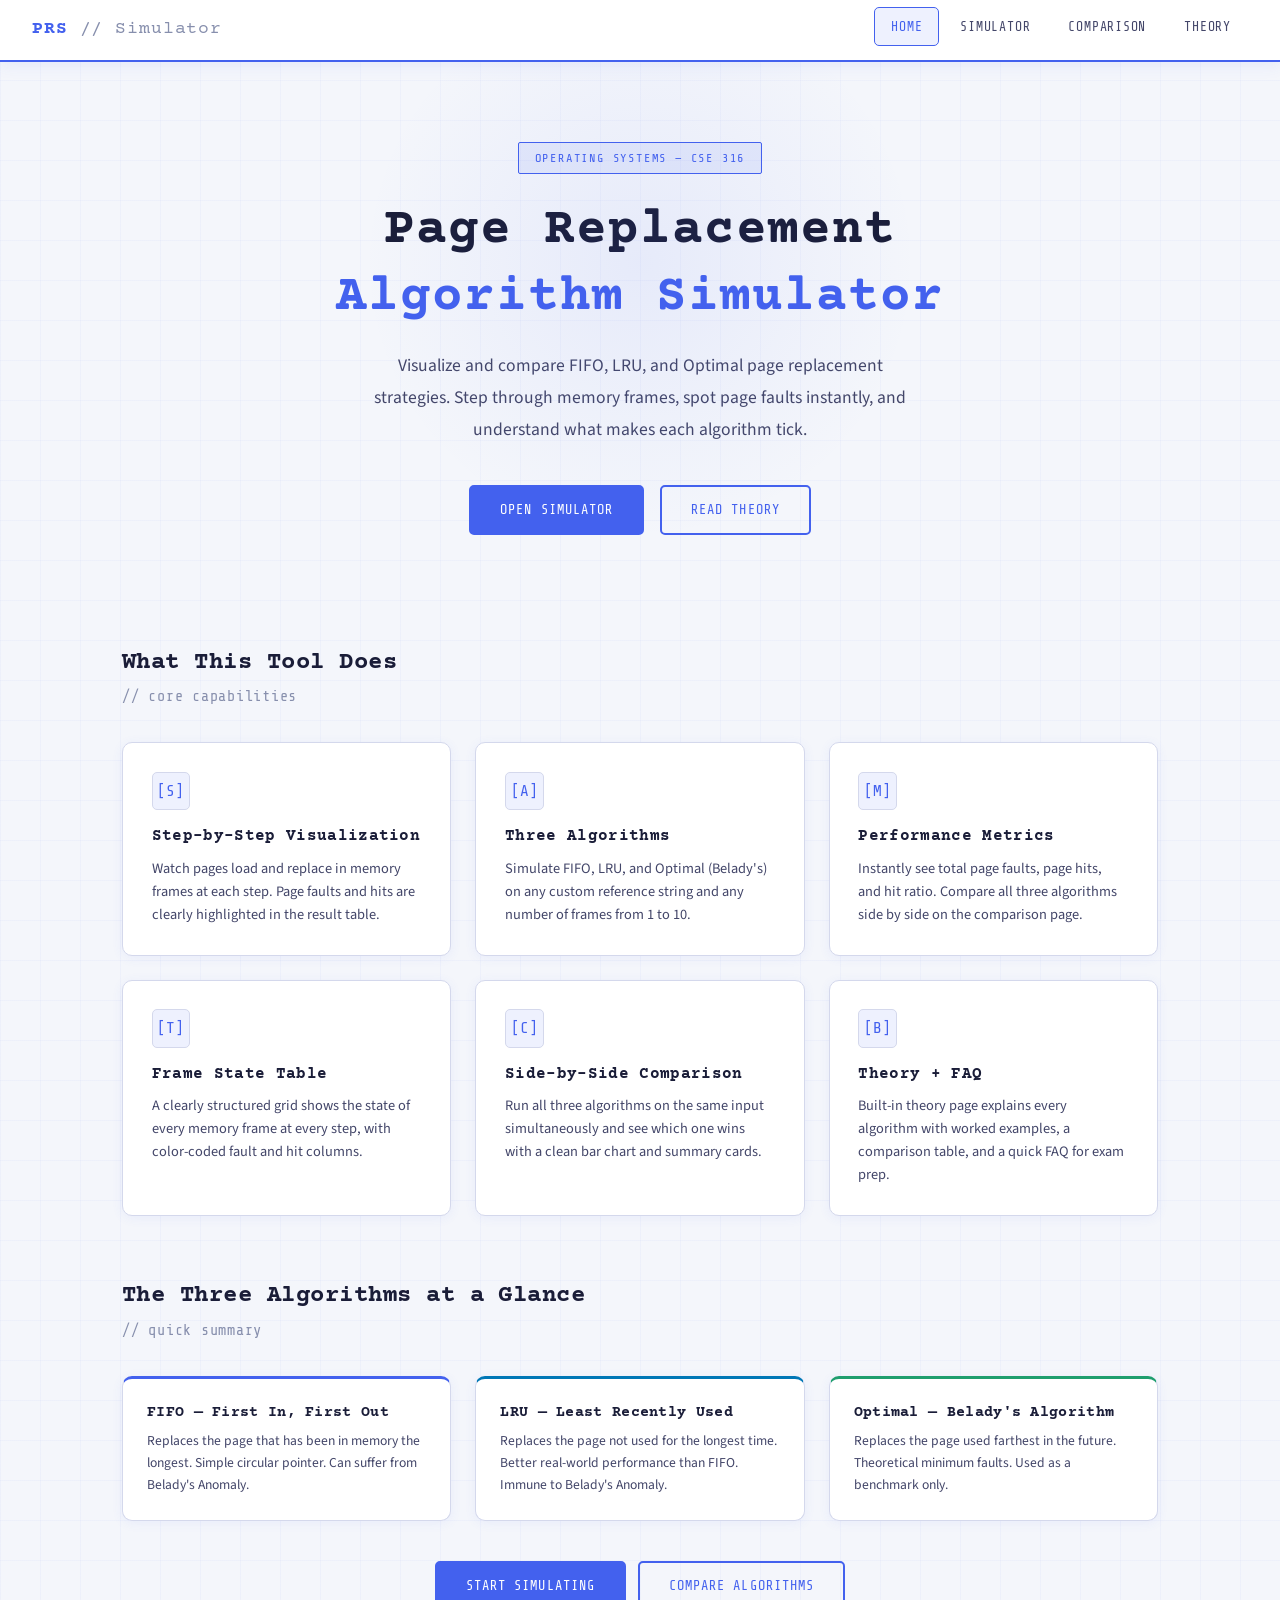
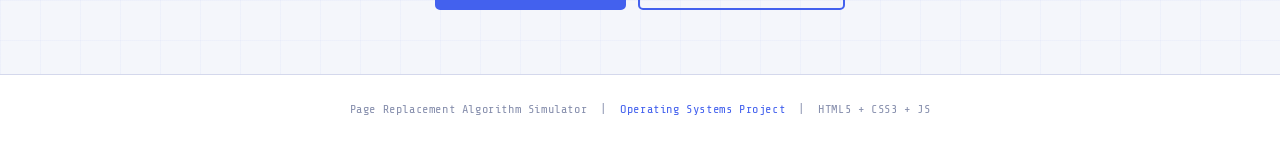
<file: index.html>
<!DOCTYPE html>
<html lang="en">
<head>
  <meta charset="UTF-8" />
  <meta name="viewport" content="width=device-width, initial-scale=1.0" />
  <title>Page Replacement Simulator | Home</title>
  <link rel="stylesheet" href="styles.css" />
</head>
<body>

  
  <header>
    <nav class="navbar">
      <div class="nav-brand">PRS <span>// Simulator</span></div>
      <button class="nav-toggle" id="nav-toggle" aria-label="Toggle navigation">
        <span></span><span></span><span></span>
      </button>
      <ul class="nav-links" id="nav-menu">
        <li><a href="index.html" class="active">Home</a></li>
        <li><a href="simulator.html">Simulator</a></li>
        <li><a href="comparison.html">Comparison</a></li>
        <li><a href="theory.html">Theory</a></li>
      </ul>
    </nav>
  </header>

  <main>

    
    <section class="hero">
      <div class="hero-tag">Operating Systems &mdash; CSE 316</div>
      <h1>Page Replacement<br><span class="highlight">Algorithm Simulator</span></h1>
      <p class="hero-desc">
        Visualize and compare FIFO, LRU, and Optimal page replacement strategies.
        Step through memory frames, spot page faults instantly, and understand
        what makes each algorithm tick.
      </p>
      <div class="hero-actions">
        <a href="simulator.html" class="btn btn-primary">Open Simulator</a>
        <a href="theory.html"    class="btn btn-secondary">Read Theory</a>
      </div>
    </section>

    
    <section class="features-section">
      <h2 class="section-title">What This Tool Does</h2>
      <p class="section-subtitle">// core capabilities</p>

      <div class="features-grid">
        <div class="feature-card">
          <div class="feature-icon">[S]</div>
          <h3>Step-by-Step Visualization</h3>
          <p>Watch pages load and replace in memory frames at each step. Page faults and hits are clearly highlighted in the result table.</p>
        </div>
        <div class="feature-card">
          <div class="feature-icon">[A]</div>
          <h3>Three Algorithms</h3>
          <p>Simulate FIFO, LRU, and Optimal (Belady's) on any custom reference string and any number of frames from 1 to 10.</p>
        </div>
        <div class="feature-card">
          <div class="feature-icon">[M]</div>
          <h3>Performance Metrics</h3>
          <p>Instantly see total page faults, page hits, and hit ratio. Compare all three algorithms side by side on the comparison page.</p>
        </div>
        <div class="feature-card">
          <div class="feature-icon">[T]</div>
          <h3>Frame State Table</h3>
          <p>A clearly structured grid shows the state of every memory frame at every step, with color-coded fault and hit columns.</p>
        </div>
        <div class="feature-card">
          <div class="feature-icon">[C]</div>
          <h3>Side-by-Side Comparison</h3>
          <p>Run all three algorithms on the same input simultaneously and see which one wins with a clean bar chart and summary cards.</p>
        </div>
        <div class="feature-card">
          <div class="feature-icon">[B]</div>
          <h3>Theory + FAQ</h3>
          <p>Built-in theory page explains every algorithm with worked examples, a comparison table, and a quick FAQ for exam prep.</p>
        </div>
      </div>
    </section>

    
    <section class="features-section" style="padding-top:0;">
      <h2 class="section-title">The Three Algorithms at a Glance</h2>
      <p class="section-subtitle">// quick summary</p>

      <div class="algo-grid">
        <div class="algo-card fifo">
          <h3>FIFO &mdash; First In, First Out</h3>
          <p>Replaces the page that has been in memory the longest. Simple circular pointer. Can suffer from Belady's Anomaly.</p>
        </div>
        <div class="algo-card lru">
          <h3>LRU &mdash; Least Recently Used</h3>
          <p>Replaces the page not used for the longest time. Better real-world performance than FIFO. Immune to Belady's Anomaly.</p>
        </div>
        <div class="algo-card opt">
          <h3>Optimal &mdash; Belady's Algorithm</h3>
          <p>Replaces the page used farthest in the future. Theoretical minimum faults. Used as a benchmark only.</p>
        </div>
      </div>

      <div style="text-align:center; margin-top:2.5rem;">
        <a href="simulator.html" class="btn btn-primary">Start Simulating</a>
        &nbsp;&nbsp;
        <a href="comparison.html" class="btn btn-secondary">Compare Algorithms</a>
      </div>
    </section>

  </main>

  <footer>
    <p>Page Replacement Algorithm Simulator &nbsp;|&nbsp; <span>Operating Systems Project</span> &nbsp;|&nbsp; HTML5 + CSS3 + JS</p>
  </footer>

  <script src="algorithms.js"></script>
  <script src="script.js"></script>
</body>
</html>
</file>
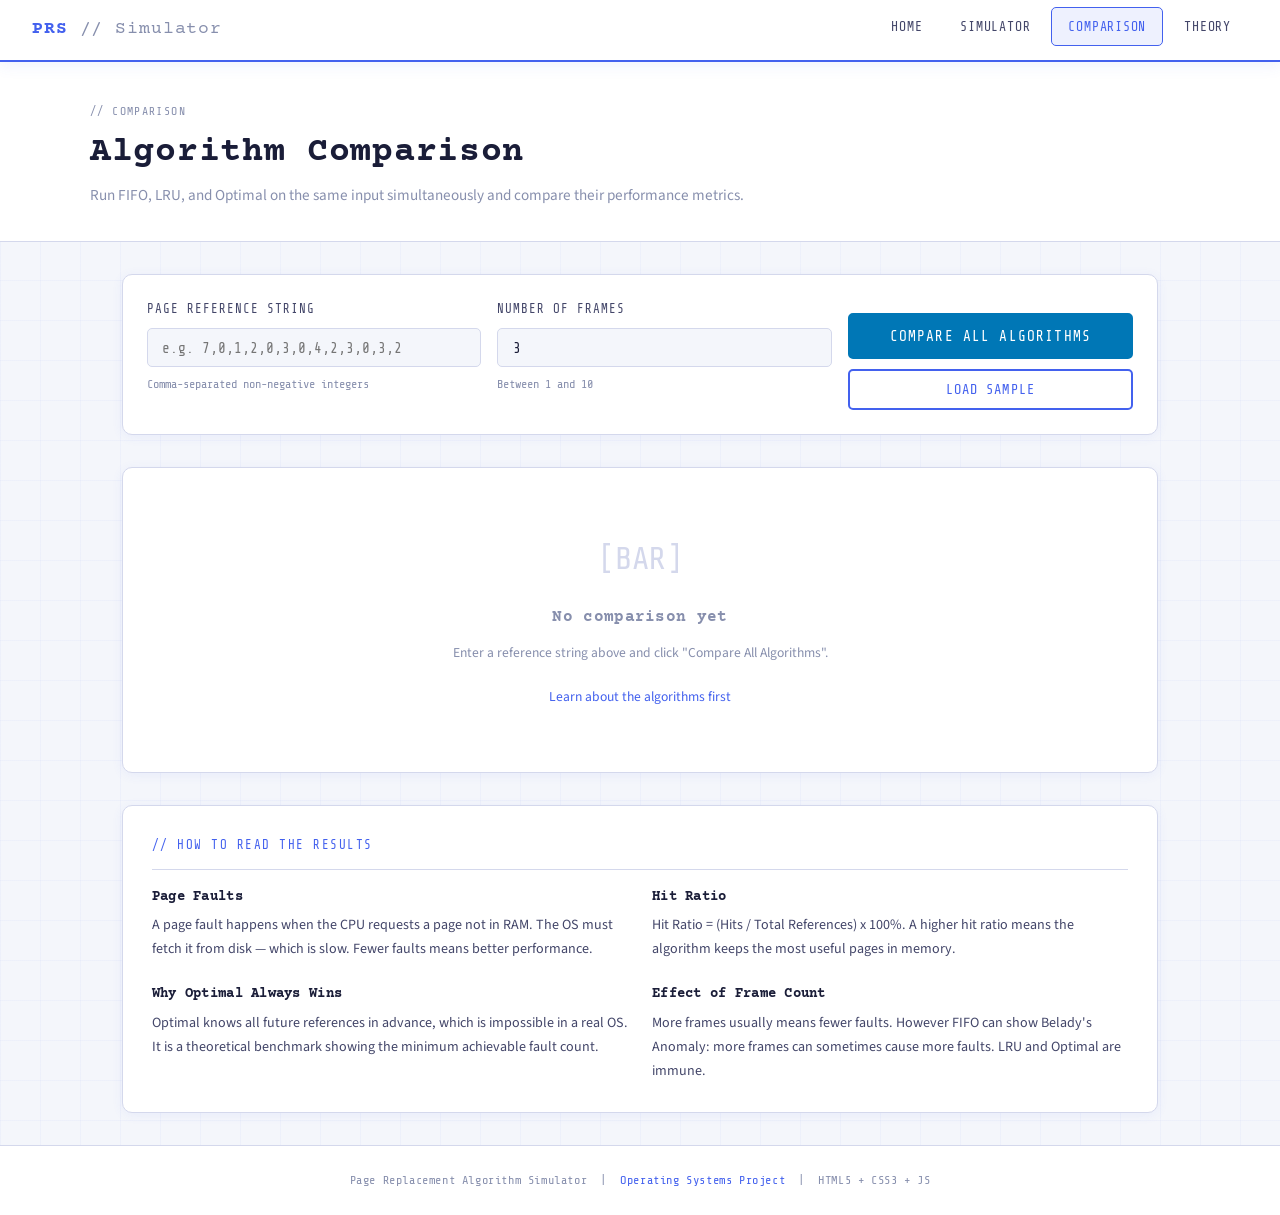
<file: comparison.html>
<!DOCTYPE html>
<html lang="en">
<head>
  <meta charset="UTF-8" />
  <meta name="viewport" content="width=device-width, initial-scale=1.0" />
  <title>Page Replacement Simulator | Comparison</title>
  <link rel="stylesheet" href="styles.css" />
</head>
<body>

  
  <header>
    <nav class="navbar">
      <div class="nav-brand">PRS <span>// Simulator</span></div>
      <button class="nav-toggle" id="nav-toggle" aria-label="Toggle navigation">
        <span></span><span></span><span></span>
      </button>
      <ul class="nav-links" id="nav-menu">
        <li><a href="index.html">Home</a></li>
        <li><a href="simulator.html">Simulator</a></li>
        <li><a href="comparison.html" class="active">Comparison</a></li>
        <li><a href="theory.html">Theory</a></li>
      </ul>
    </nav>
  </header>

  <main>

    <div class="page-header">
      <div class="page-header-inner">
        <span class="page-tag">// comparison</span>
        <h1>Algorithm Comparison</h1>
        <p>Run FIFO, LRU, and Optimal on the same input simultaneously and compare their performance metrics.</p>
      </div>
    </div>

    <section class="comparison-layout">

      
      <div class="compare-input-row">
        <div class="form-group" style="margin:0;">
          <label for="compare-pages">Page Reference String</label>
          <input type="text" id="compare-pages" placeholder="e.g. 7,0,1,2,0,3,0,4,2,3,0,3,2" autocomplete="off" />
          <p class="form-hint">Comma-separated non-negative integers</p>
        </div>
        <div class="form-group" style="margin:0;">
          <label for="compare-frames">Number of Frames</label>
          <input type="number" id="compare-frames" min="1" max="10" value="3" />
          <p class="form-hint">Between 1 and 10</p>
        </div>
        <div style="display:flex;flex-direction:column;gap:0.6rem;align-self:end;">
          <button class="btn btn-compare" id="compare-btn">Compare All Algorithms</button>
          <button class="btn btn-secondary" id="sample-btn-compare" style="width:100%;justify-content:center;">Load Sample</button>
        </div>
      </div>

      
      <div id="compare-output">
        <div class="table-container">
          <div class="empty-state">
            <div class="empty-state-icon">[BAR]</div>
            <h3>No comparison yet</h3>
            <p>Enter a reference string above and click "Compare All Algorithms".</p>
            <p style="margin-top:0.5rem;"><a href="theory.html">Learn about the algorithms first</a></p>
          </div>
        </div>
      </div>

      
      <div style="background-color:var(--bg-card);border:1px solid var(--border);border-radius:var(--radius-lg);padding:1.8rem;margin-top:2rem;box-shadow:var(--shadow);">
        <p class="panel-title" style="margin-bottom:1.2rem;">// How to Read the Results</p>
        <div style="display:grid;grid-template-columns:1fr 1fr;gap:1.5rem;">
          <div>
            <h3 style="font-size:0.85rem;color:var(--text-primary);font-family:var(--font-display);margin-bottom:0.5rem;">Page Faults</h3>
            <p style="font-size:0.88rem;margin:0;">A page fault happens when the CPU requests a page not in RAM. The OS must fetch it from disk &mdash; which is slow. Fewer faults means better performance.</p>
          </div>
          <div>
            <h3 style="font-size:0.85rem;color:var(--text-primary);font-family:var(--font-display);margin-bottom:0.5rem;">Hit Ratio</h3>
            <p style="font-size:0.88rem;margin:0;">Hit Ratio = (Hits / Total References) x 100%. A higher hit ratio means the algorithm keeps the most useful pages in memory.</p>
          </div>
          <div>
            <h3 style="font-size:0.85rem;color:var(--text-primary);font-family:var(--font-display);margin-bottom:0.5rem;">Why Optimal Always Wins</h3>
            <p style="font-size:0.88rem;margin:0;">Optimal knows all future references in advance, which is impossible in a real OS. It is a theoretical benchmark showing the minimum achievable fault count.</p>
          </div>
          <div>
            <h3 style="font-size:0.85rem;color:var(--text-primary);font-family:var(--font-display);margin-bottom:0.5rem;">Effect of Frame Count</h3>
            <p style="font-size:0.88rem;margin:0;">More frames usually means fewer faults. However FIFO can show Belady's Anomaly: more frames can sometimes cause more faults. LRU and Optimal are immune.</p>
          </div>
        </div>
      </div>

    </section>

  </main>

  <footer>
    <p>Page Replacement Algorithm Simulator &nbsp;|&nbsp; <span>Operating Systems Project</span> &nbsp;|&nbsp; HTML5 + CSS3 + JS</p>
  </footer>

  <script src="algorithms.js"></script>
  <script src="script.js"></script>
</body>
</html>
</file>
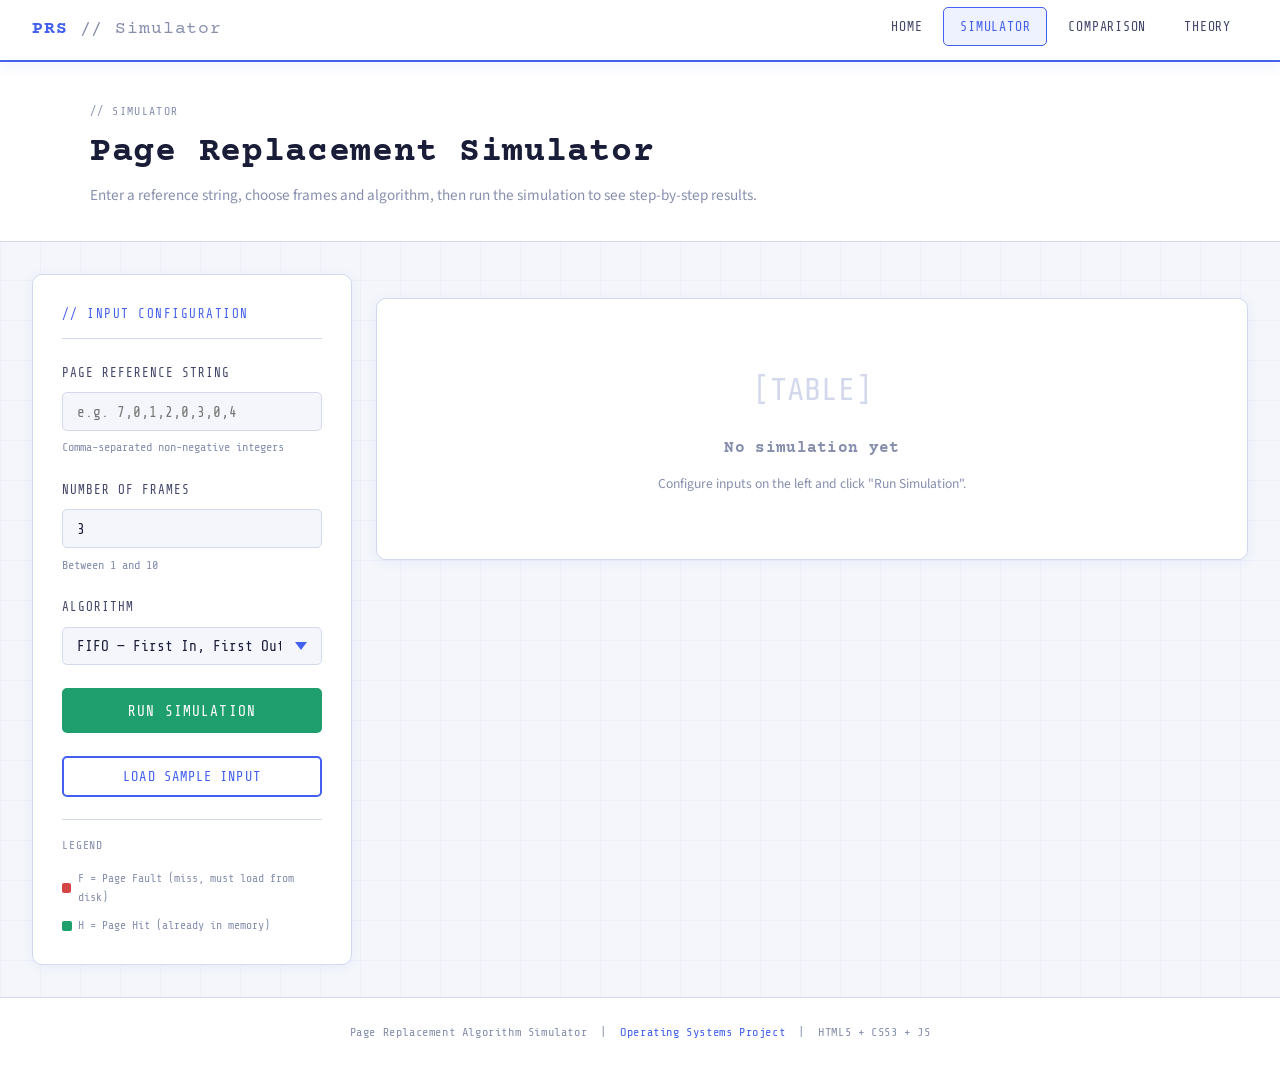
<file: simulator.html>
<!DOCTYPE html>
<html lang="en">
<head>
  <meta charset="UTF-8" />
  <meta name="viewport" content="width=device-width, initial-scale=1.0" />
  <title>Page Replacement Simulator | Simulator</title>
  <link rel="stylesheet" href="styles.css" />
</head>
<body>

  
  <header>
    <nav class="navbar">
      <div class="nav-brand">PRS <span>// Simulator</span></div>
      <button class="nav-toggle" id="nav-toggle" aria-label="Toggle navigation">
        <span></span><span></span><span></span>
      </button>
      <ul class="nav-links" id="nav-menu">
        <li><a href="index.html">Home</a></li>
        <li><a href="simulator.html" class="active">Simulator</a></li>
        <li><a href="comparison.html">Comparison</a></li>
        <li><a href="theory.html">Theory</a></li>
      </ul>
    </nav>
  </header>

  <main>

    
    <div class="page-header">
      <div class="page-header-inner">
        <span class="page-tag">// simulator</span>
        <h1>Page Replacement Simulator</h1>
        <p>Enter a reference string, choose frames and algorithm, then run the simulation to see step-by-step results.</p>
      </div>
    </div>

    
    <section class="simulator-layout">

      
      <aside class="input-panel">
        <p class="panel-title">// Input Configuration</p>

        <div class="form-group">
          <label for="page-string">Page Reference String</label>
          <input type="text" id="page-string" placeholder="e.g. 7,0,1,2,0,3,0,4" autocomplete="off" />
          <p class="form-hint">Comma-separated non-negative integers</p>
        </div>

        <div class="form-group">
          <label for="num-frames">Number of Frames</label>
          <input type="number" id="num-frames" min="1" max="10" value="3" />
          <p class="form-hint">Between 1 and 10</p>
        </div>

        <div class="form-group">
          <label for="algorithm">Algorithm</label>
          <select id="algorithm">
            <option value="fifo">FIFO &mdash; First In, First Out</option>
            <option value="lru">LRU &mdash; Least Recently Used</option>
            <option value="optimal">Optimal (Belady's)</option>
          </select>
        </div>

        <div class="form-group">
          <button class="btn btn-run" id="run-btn">Run Simulation</button>
        </div>
        <div class="form-group">
          <button class="btn btn-secondary" id="sample-btn" style="width:100%;justify-content:center;">
            Load Sample Input
          </button>
        </div>

        
        <div style="margin-top:1rem;padding-top:1rem;border-top:1px solid var(--border);">
          <p style="font-family:var(--font-mono);font-size:0.72rem;color:var(--text-muted);text-transform:uppercase;letter-spacing:0.08em;margin-bottom:0.8rem;">Legend</p>
          <div class="legend" style="flex-direction:column;align-items:flex-start;gap:0.5rem;">
            <div class="legend-item"><div class="legend-dot fault"></div><span>F = Page Fault (miss, must load from disk)</span></div>
            <div class="legend-item"><div class="legend-dot hit"></div><span>H = Page Hit (already in memory)</span></div>
          </div>
        </div>
      </aside>

      
      <div class="results-panel">

        
        <div id="output-area"></div>

        
        <div id="results-section" class="hidden">
          <div class="metrics-row">
            <div class="metric-card fault">
              <span class="metric-label">Page Faults</span>
              <div class="metric-value" id="metric-faults">--</div>
            </div>
            <div class="metric-card hit">
              <span class="metric-label">Hit Ratio</span>
              <div class="metric-value" id="metric-hits">--%</div>
            </div>
            <div class="metric-card algo">
              <span class="metric-label">Algorithm</span>
              <div class="metric-value" id="metric-algo">--</div>
            </div>
          </div>

          <div class="table-container">
            <div class="table-header-bar">
              <span>// Frame State at Each Step</span>
              <div class="legend">
                <div class="legend-item"><div class="legend-dot fault"></div><span>Fault</span></div>
                <div class="legend-item"><div class="legend-dot hit"></div><span>Hit</span></div>
              </div>
            </div>
            <div class="sim-table-scroll">
              
              <table id="sim-table"></table>
            </div>
          </div>
        </div>

        
        <div id="empty-state" class="table-container">
          <div class="empty-state">
            <div class="empty-state-icon">[TABLE]</div>
            <h3>No simulation yet</h3>
            <p>Configure inputs on the left and click "Run Simulation".</p>
          </div>
        </div>

      </div>
    </section>

  </main>

  <footer>
    <p>Page Replacement Algorithm Simulator &nbsp;|&nbsp; <span>Operating Systems Project</span> &nbsp;|&nbsp; HTML5 + CSS3 + JS</p>
  </footer>

  <script src="algorithms.js"></script>
  <script>
    /* Hide empty state when run button is clicked */
    document.addEventListener('DOMContentLoaded', function () {
      let btn = document.getElementById('run-btn');
      if (btn) {
        btn.addEventListener('click', function () {
          let e = document.getElementById('empty-state');
          if (e) e.classList.add('hidden');
        });
      }
    });
  </script>
  <script src="script.js"></script>
</body>
</html>
</file>
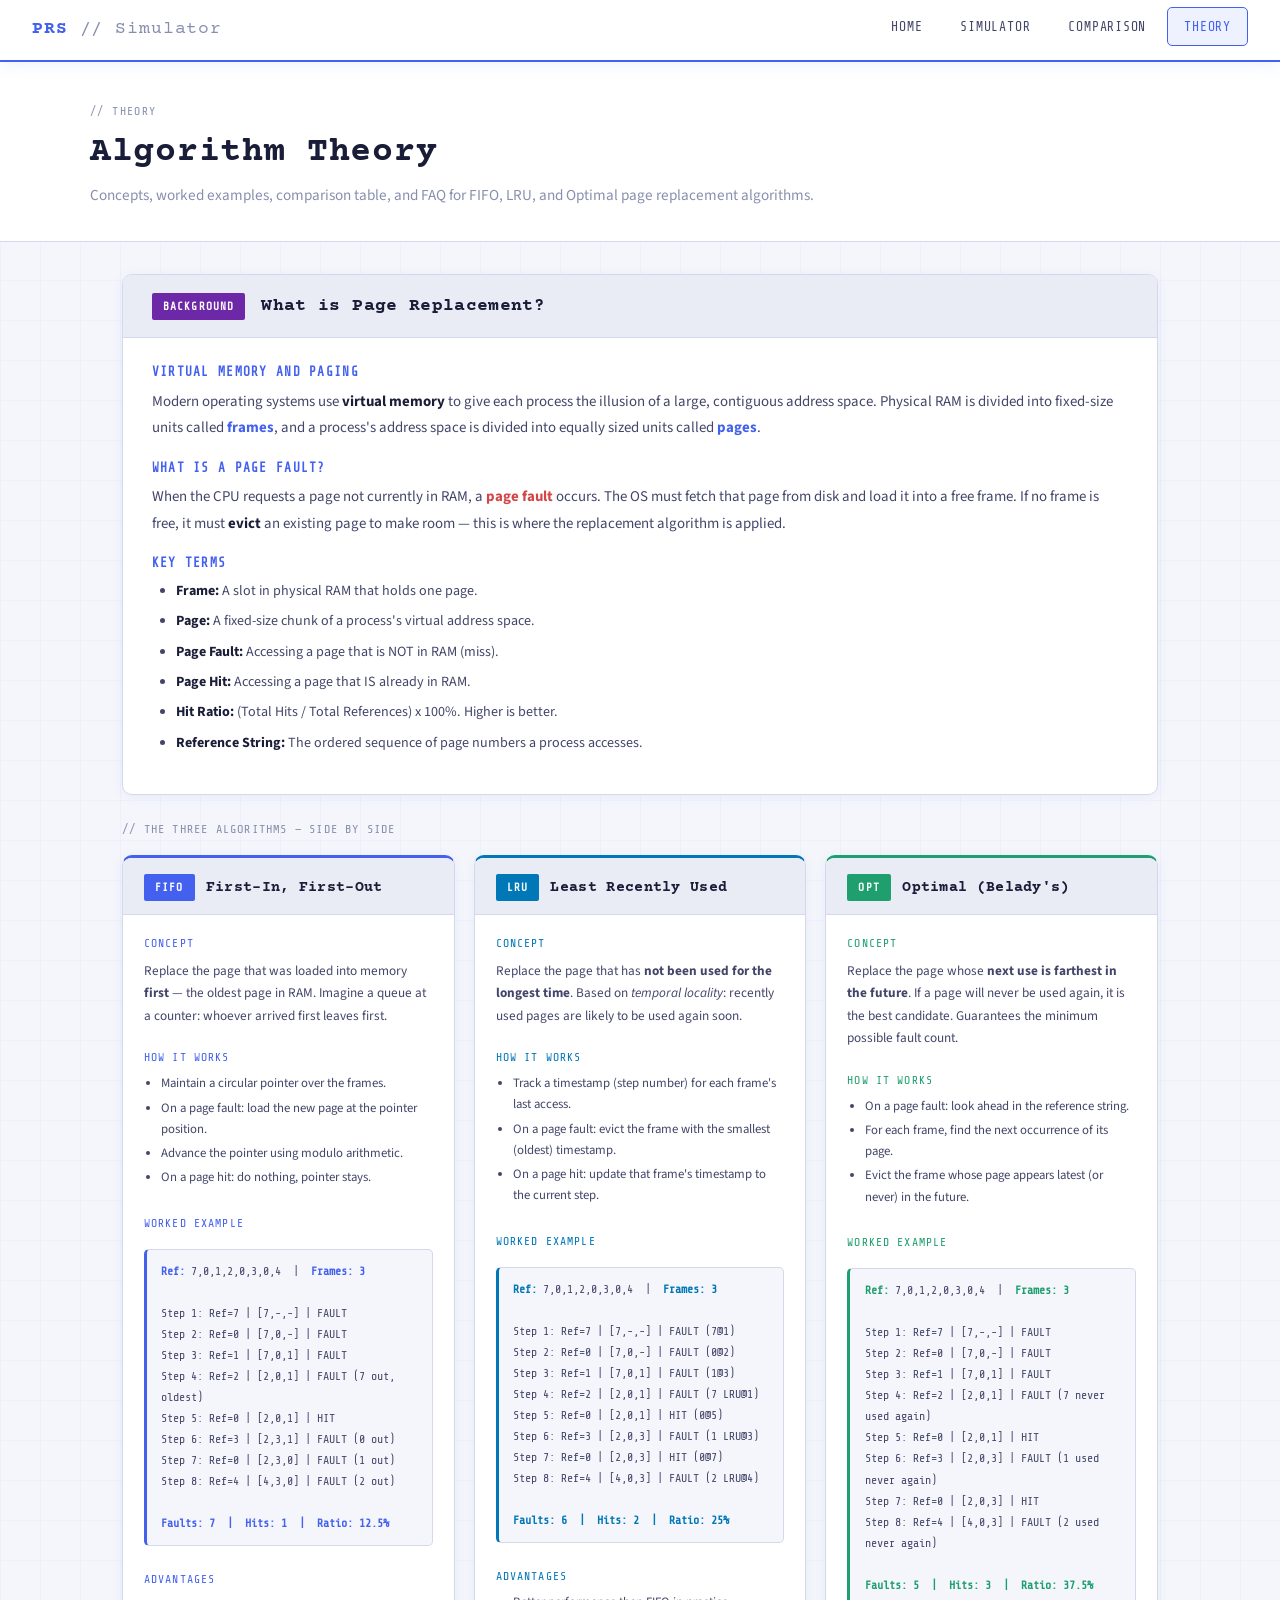
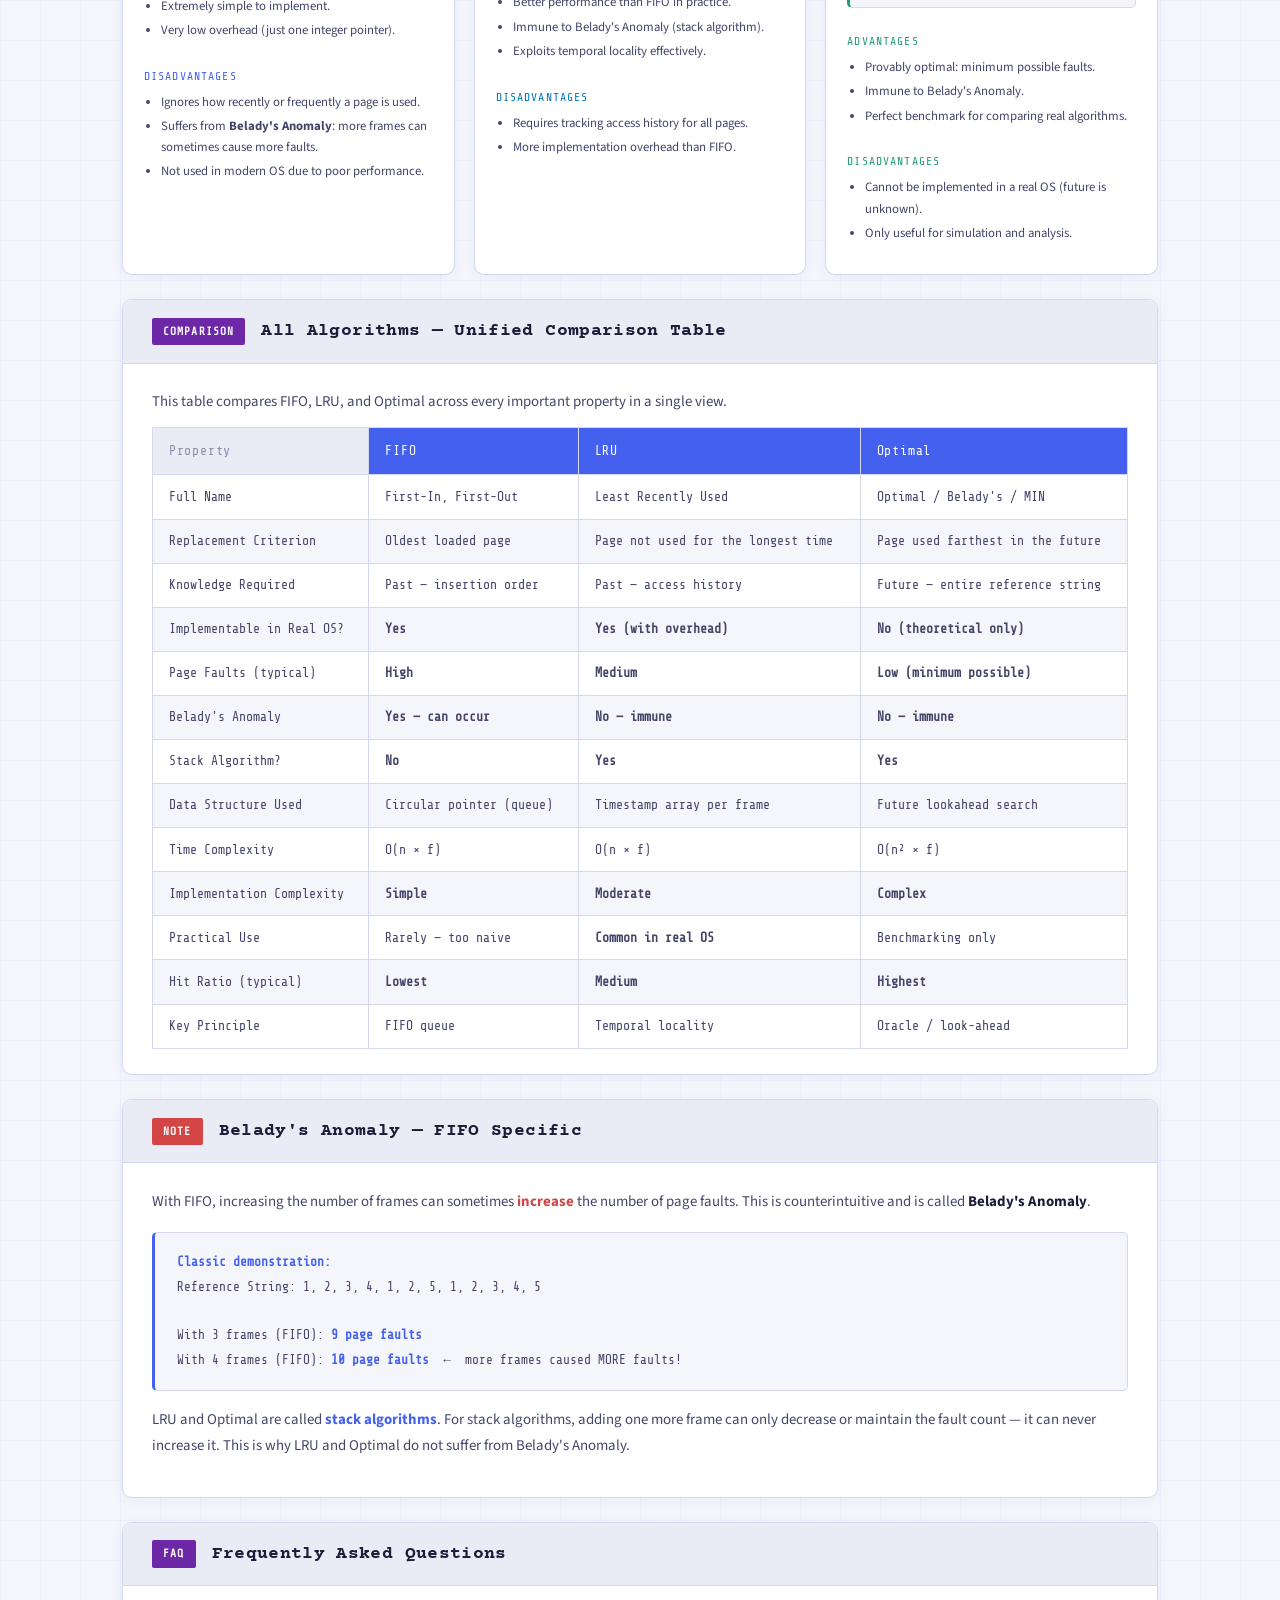
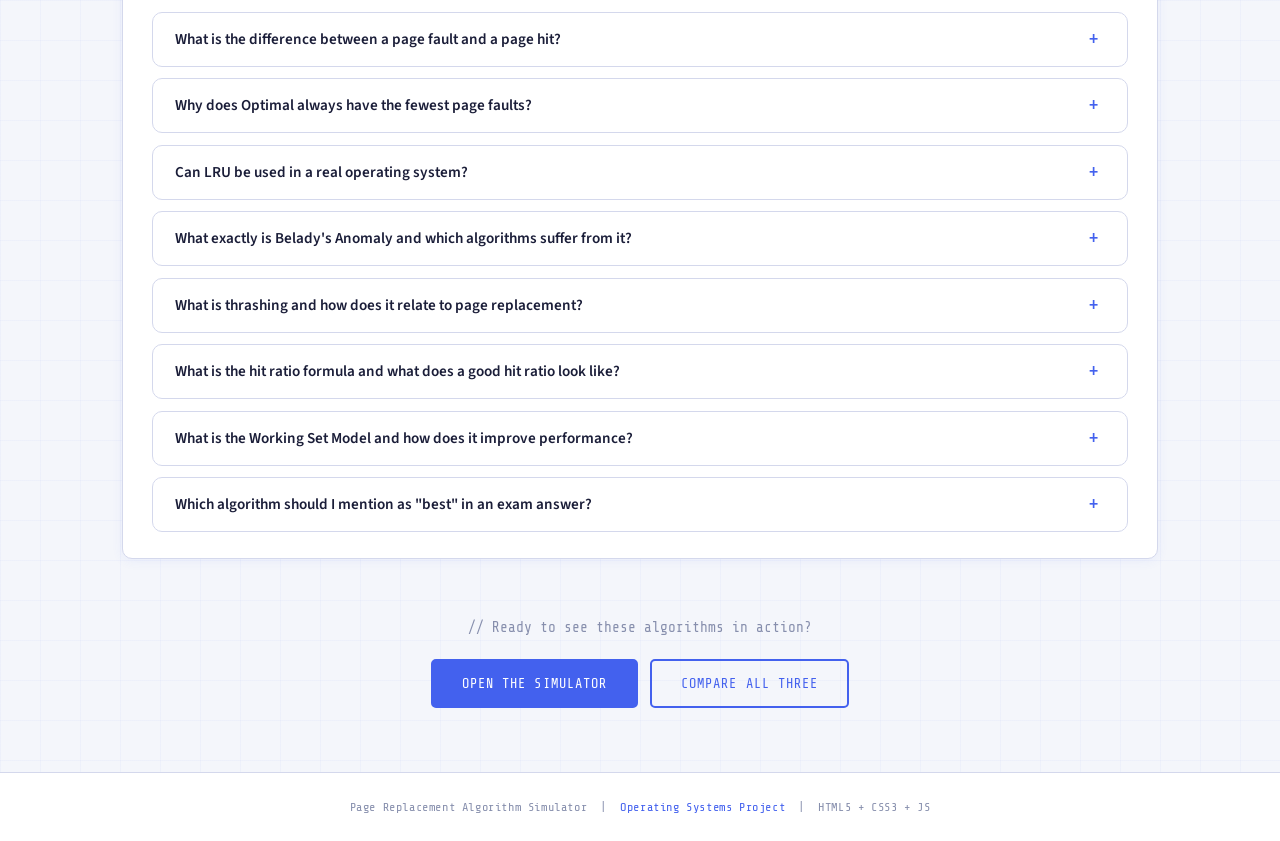
<file: theory.html>
<!DOCTYPE html>
<html lang="en">
<head>
  <meta charset="UTF-8" />
  <meta name="viewport" content="width=device-width, initial-scale=1.0" />
  <title>Page Replacement Simulator | Theory</title>
  <link rel="stylesheet" href="styles.css" />
</head>
<body>

  
  <header>
    <nav class="navbar">
      <div class="nav-brand">PRS <span>// Simulator</span></div>
      <button class="nav-toggle" id="nav-toggle" aria-label="Toggle navigation">
        <span></span><span></span><span></span>
      </button>
      <ul class="nav-links" id="nav-menu">
        <li><a href="index.html">Home</a></li>
        <li><a href="simulator.html">Simulator</a></li>
        <li><a href="comparison.html">Comparison</a></li>
        <li><a href="theory.html" class="active">Theory</a></li>
      </ul>
    </nav>
  </header>

  <main>

    
    <div class="page-header">
      <div class="page-header-inner">
        <span class="page-tag">// theory</span>
        <h1>Algorithm Theory</h1>
        <p>Concepts, worked examples, comparison table, and FAQ for FIFO, LRU, and Optimal page replacement algorithms.</p>
      </div>
    </div>

    <section class="theory-layout">

      
      <div class="theory-section">
        <div class="theory-section-header">
          <span class="theory-algo-tag tag-comp">Background</span>
          <h2>What is Page Replacement?</h2>
        </div>
        <div class="theory-body">
          <h3>Virtual Memory and Paging</h3>
          <p>
            Modern operating systems use <strong style="color:var(--text-primary)">virtual memory</strong>
            to give each process the illusion of a large, contiguous address space.
            Physical RAM is divided into fixed-size units called <strong style="color:var(--accent)">frames</strong>,
            and a process's address space is divided into equally sized units called
            <strong style="color:var(--accent)">pages</strong>.
          </p>
          <h3>What is a Page Fault?</h3>
          <p>
            When the CPU requests a page not currently in RAM, a
            <strong style="color:var(--red)">page fault</strong> occurs. The OS must fetch
            that page from disk and load it into a free frame. If no frame is free,
            it must <strong style="color:var(--text-primary)">evict</strong> an existing page
            to make room &mdash; this is where the replacement algorithm is applied.
          </p>
          <h3>Key Terms</h3>
          <ul>
            <li><strong style="color:var(--text-primary)">Frame:</strong> A slot in physical RAM that holds one page.</li>
            <li><strong style="color:var(--text-primary)">Page:</strong> A fixed-size chunk of a process's virtual address space.</li>
            <li><strong style="color:var(--text-primary)">Page Fault:</strong> Accessing a page that is NOT in RAM (miss).</li>
            <li><strong style="color:var(--text-primary)">Page Hit:</strong> Accessing a page that IS already in RAM.</li>
            <li><strong style="color:var(--text-primary)">Hit Ratio:</strong> (Total Hits / Total References) x 100%. Higher is better.</li>
            <li><strong style="color:var(--text-primary)">Reference String:</strong> The ordered sequence of page numbers a process accesses.</li>
          </ul>
        </div>
      </div>

      

      
      <div style="margin-bottom:0.6rem;">
        <p style="font-family:var(--font-mono);font-size:0.75rem;color:var(--text-muted);letter-spacing:0.1em;text-transform:uppercase;">// The Three Algorithms &mdash; side by side</p>
      </div>

      
      <div class="algo-3col-row">

        
        <div class="algo-col-card fifo-card">
          <div class="algo-col-head">
            <span class="theory-algo-tag tag-fifo">FIFO</span>
            <h2>First-In, First-Out</h2>
          </div>
          <div class="algo-col-body">

            <p class="col-h">Concept</p>
            <p>
              Replace the page that was loaded into memory <strong>first</strong> &mdash;
              the oldest page in RAM. Imagine a queue at a counter: whoever arrived
              first leaves first.
            </p>

            <p class="col-h">How It Works</p>
            <ul>
              <li>Maintain a circular pointer over the frames.</li>
              <li>On a page fault: load the new page at the pointer position.</li>
              <li>Advance the pointer using modulo arithmetic.</li>
              <li>On a page hit: do nothing, pointer stays.</li>
            </ul>

            <p class="col-h">Worked Example</p>
            <div class="col-example">
              <strong>Ref:</strong> 7,0,1,2,0,3,0,4 &nbsp;|&nbsp; <strong>Frames: 3</strong><br><br>
              Step 1: Ref=7 | [7,-,-] | FAULT<br>
              Step 2: Ref=0 | [7,0,-] | FAULT<br>
              Step 3: Ref=1 | [7,0,1] | FAULT<br>
              Step 4: Ref=2 | [2,0,1] | FAULT (7 out, oldest)<br>
              Step 5: Ref=0 | [2,0,1] | HIT<br>
              Step 6: Ref=3 | [2,3,1] | FAULT (0 out)<br>
              Step 7: Ref=0 | [2,3,0] | FAULT (1 out)<br>
              Step 8: Ref=4 | [4,3,0] | FAULT (2 out)<br><br>
              <strong>Faults: 7 &nbsp;|&nbsp; Hits: 1 &nbsp;|&nbsp; Ratio: 12.5%</strong>
            </div>

            <p class="col-h">Advantages</p>
            <ul>
              <li>Extremely simple to implement.</li>
              <li>Very low overhead (just one integer pointer).</li>
            </ul>

            <p class="col-h">Disadvantages</p>
            <ul>
              <li>Ignores how recently or frequently a page is used.</li>
              <li>Suffers from <strong>Belady's Anomaly</strong>: more frames can sometimes cause more faults.</li>
              <li>Not used in modern OS due to poor performance.</li>
            </ul>

          </div>
        </div>
        

        
        <div class="algo-col-card lru-card">
          <div class="algo-col-head">
            <span class="theory-algo-tag tag-lru">LRU</span>
            <h2>Least Recently Used</h2>
          </div>
          <div class="algo-col-body">

            <p class="col-h">Concept</p>
            <p>
              Replace the page that has <strong>not been used for the longest time</strong>.
              Based on <em>temporal locality</em>: recently used pages are likely to
              be used again soon.
            </p>

            <p class="col-h">How It Works</p>
            <ul>
              <li>Track a timestamp (step number) for each frame's last access.</li>
              <li>On a page fault: evict the frame with the smallest (oldest) timestamp.</li>
              <li>On a page hit: update that frame's timestamp to the current step.</li>
            </ul>

            <p class="col-h">Worked Example</p>
            <div class="col-example">
              <strong>Ref:</strong> 7,0,1,2,0,3,0,4 &nbsp;|&nbsp; <strong>Frames: 3</strong><br><br>
              Step 1: Ref=7 | [7,-,-] | FAULT (7@1)<br>
              Step 2: Ref=0 | [7,0,-] | FAULT (0@2)<br>
              Step 3: Ref=1 | [7,0,1] | FAULT (1@3)<br>
              Step 4: Ref=2 | [2,0,1] | FAULT (7 LRU@1)<br>
              Step 5: Ref=0 | [2,0,1] | HIT   (0@5)<br>
              Step 6: Ref=3 | [2,0,3] | FAULT (1 LRU@3)<br>
              Step 7: Ref=0 | [2,0,3] | HIT   (0@7)<br>
              Step 8: Ref=4 | [4,0,3] | FAULT (2 LRU@4)<br><br>
              <strong>Faults: 6 &nbsp;|&nbsp; Hits: 2 &nbsp;|&nbsp; Ratio: 25%</strong>
            </div>

            <p class="col-h">Advantages</p>
            <ul>
              <li>Better performance than FIFO in practice.</li>
              <li>Immune to Belady's Anomaly (stack algorithm).</li>
              <li>Exploits temporal locality effectively.</li>
            </ul>

            <p class="col-h">Disadvantages</p>
            <ul>
              <li>Requires tracking access history for all pages.</li>
              <li>More implementation overhead than FIFO.</li>
            </ul>

          </div>
        </div>
        

        
        <div class="algo-col-card opt-card">
          <div class="algo-col-head">
            <span class="theory-algo-tag tag-opt">OPT</span>
            <h2>Optimal (Belady's)</h2>
          </div>
          <div class="algo-col-body">

            <p class="col-h">Concept</p>
            <p>
              Replace the page whose <strong>next use is farthest in the future</strong>.
              If a page will never be used again, it is the best candidate.
              Guarantees the minimum possible fault count.
            </p>

            <p class="col-h">How It Works</p>
            <ul>
              <li>On a page fault: look ahead in the reference string.</li>
              <li>For each frame, find the next occurrence of its page.</li>
              <li>Evict the frame whose page appears latest (or never) in the future.</li>
            </ul>

            <p class="col-h">Worked Example</p>
            <div class="col-example">
              <strong>Ref:</strong> 7,0,1,2,0,3,0,4 &nbsp;|&nbsp; <strong>Frames: 3</strong><br><br>
              Step 1: Ref=7 | [7,-,-] | FAULT<br>
              Step 2: Ref=0 | [7,0,-] | FAULT<br>
              Step 3: Ref=1 | [7,0,1] | FAULT<br>
              Step 4: Ref=2 | [2,0,1] | FAULT (7 never used again)<br>
              Step 5: Ref=0 | [2,0,1] | HIT<br>
              Step 6: Ref=3 | [2,0,3] | FAULT (1 used never again)<br>
              Step 7: Ref=0 | [2,0,3] | HIT<br>
              Step 8: Ref=4 | [4,0,3] | FAULT (2 used never again)<br><br>
              <strong>Faults: 5 &nbsp;|&nbsp; Hits: 3 &nbsp;|&nbsp; Ratio: 37.5%</strong>
            </div>

            <p class="col-h">Advantages</p>
            <ul>
              <li>Provably optimal: minimum possible faults.</li>
              <li>Immune to Belady's Anomaly.</li>
              <li>Perfect benchmark for comparing real algorithms.</li>
            </ul>

            <p class="col-h">Disadvantages</p>
            <ul>
              <li>Cannot be implemented in a real OS (future is unknown).</li>
              <li>Only useful for simulation and analysis.</li>
            </ul>

          </div>
        </div>
        

      </div>
      

      
      <div class="theory-section">
        <div class="theory-section-header">
          <span class="theory-algo-tag tag-comp">Comparison</span>
          <h2>All Algorithms &mdash; Unified Comparison Table</h2>
        </div>
        <div class="theory-body">
          <p>This table compares FIFO, LRU, and Optimal across every important property in a single view.</p>

          <table class="theory-table">
            <thead>
              <tr>
                <th>Property</th>
                <th>FIFO</th>
                <th>LRU</th>
                <th>Optimal</th>
              </tr>
            </thead>
            <tbody>
              <tr>
                <td>Full Name</td>
                <td>First-In, First-Out</td>
                <td>Least Recently Used</td>
                <td>Optimal / Belady's / MIN</td>
              </tr>
              <tr>
                <td>Replacement Criterion</td>
                <td>Oldest loaded page</td>
                <td>Page not used for the longest time</td>
                <td>Page used farthest in the future</td>
              </tr>
              <tr>
                <td>Knowledge Required</td>
                <td>Past &mdash; insertion order</td>
                <td>Past &mdash; access history</td>
                <td>Future &mdash; entire reference string</td>
              </tr>
              <tr>
                <td>Implementable in Real OS?</td>
                <td class="cell-good">Yes</td>
                <td class="cell-good">Yes (with overhead)</td>
                <td class="cell-bad">No (theoretical only)</td>
              </tr>
              <tr>
                <td>Page Faults (typical)</td>
                <td class="cell-bad">High</td>
                <td class="cell-mid">Medium</td>
                <td class="cell-good">Low (minimum possible)</td>
              </tr>
              <tr>
                <td>Belady's Anomaly</td>
                <td class="cell-bad">Yes &mdash; can occur</td>
                <td class="cell-good">No &mdash; immune</td>
                <td class="cell-good">No &mdash; immune</td>
              </tr>
              <tr>
                <td>Stack Algorithm?</td>
                <td class="cell-bad">No</td>
                <td class="cell-good">Yes</td>
                <td class="cell-good">Yes</td>
              </tr>
              <tr>
                <td>Data Structure Used</td>
                <td>Circular pointer (queue)</td>
                <td>Timestamp array per frame</td>
                <td>Future lookahead search</td>
              </tr>
              <tr>
                <td>Time Complexity</td>
                <td>O(n &times; f)</td>
                <td>O(n &times; f)</td>
                <td>O(n&sup2; &times; f)</td>
              </tr>
              <tr>
                <td>Implementation Complexity</td>
                <td class="cell-good">Simple</td>
                <td class="cell-mid">Moderate</td>
                <td class="cell-bad">Complex</td>
              </tr>
              <tr>
                <td>Practical Use</td>
                <td>Rarely &mdash; too naive</td>
                <td class="cell-good">Common in real OS</td>
                <td>Benchmarking only</td>
              </tr>
              <tr>
                <td>Hit Ratio (typical)</td>
                <td class="cell-bad">Lowest</td>
                <td class="cell-mid">Medium</td>
                <td class="cell-good">Highest</td>
              </tr>
              <tr>
                <td>Key Principle</td>
                <td>FIFO queue</td>
                <td>Temporal locality</td>
                <td>Oracle / look-ahead</td>
              </tr>
            </tbody>
          </table>
        </div>
      </div>

      
      <div class="theory-section">
        <div class="theory-section-header">
          <span class="theory-algo-tag tag-note">Note</span>
          <h2>Belady's Anomaly &mdash; FIFO Specific</h2>
        </div>
        <div class="theory-body">
          <p>
            With FIFO, increasing the number of frames can sometimes
            <strong style="color:var(--red)">increase</strong> the number of page faults.
            This is counterintuitive and is called <strong style="color:var(--text-primary)">Belady's Anomaly</strong>.
          </p>
          <div class="example-box">
            <strong>Classic demonstration:</strong><br>
            Reference String: 1, 2, 3, 4, 1, 2, 5, 1, 2, 3, 4, 5<br><br>
            With 3 frames (FIFO): <strong>9 page faults</strong><br>
            With 4 frames (FIFO): <strong>10 page faults</strong> &nbsp;&larr;&nbsp; more frames caused MORE faults!
          </div>
          <p>
            LRU and Optimal are called <strong style="color:var(--accent)">stack algorithms</strong>.
            For stack algorithms, adding one more frame can only decrease or maintain the fault count &mdash;
            it can never increase it. This is why LRU and Optimal do not suffer from Belady's Anomaly.
          </p>
        </div>
      </div>

      
      <div class="theory-section">
        <div class="theory-section-header">
          <span class="theory-algo-tag tag-faq">FAQ</span>
          <h2>Frequently Asked Questions</h2>
        </div>
        <div class="theory-body">
          <div class="faq-list">

            
            <div class="faq-item">
              <button class="faq-question">
                <span class="faq-q-text">What is the difference between a page fault and a page hit?</span>
                <span class="faq-icon">+</span>
              </button>
              <div class="faq-answer">
                <div class="faq-answer-inner">
                  A <strong>page hit</strong> occurs when the CPU requests a page that is already loaded in one of the RAM frames &mdash; no disk access is needed, and execution continues quickly. A <strong>page fault</strong> occurs when the requested page is NOT in RAM. The OS must pause the process, fetch the page from disk (which is thousands of times slower than RAM), load it into a frame, and then resume execution. Minimizing page faults is the primary goal of page replacement algorithms.
                </div>
              </div>
            </div>

            
            <div class="faq-item">
              <button class="faq-question">
                <span class="faq-q-text">Why does Optimal always have the fewest page faults?</span>
                <span class="faq-icon">+</span>
              </button>
              <div class="faq-answer">
                <div class="faq-answer-inner">
                  The Optimal algorithm has complete knowledge of all future page references. When it must evict a page, it always picks the one that will not be needed for the longest time &mdash; or will never be needed again. This is mathematically proven to produce the minimum possible fault count for any given input. No other algorithm can do better, because every other eviction choice would risk faulting sooner. This is why Optimal is used as a <strong>theoretical benchmark</strong> &mdash; you compare FIFO and LRU against it to see how close they get.
                </div>
              </div>
            </div>

            
            <div class="faq-item">
              <button class="faq-question">
                <span class="faq-q-text">Can LRU be used in a real operating system?</span>
                <span class="faq-icon">+</span>
              </button>
              <div class="faq-answer">
                <div class="faq-answer-inner">
                  Yes, but not in its pure form. True LRU requires recording the exact time of every memory access, which adds significant hardware and software overhead. Real operating systems use <strong>approximations of LRU</strong>, such as the <strong>Clock (Second-Chance) algorithm</strong> or the <strong>NFU (Not Frequently Used)</strong> algorithm. These give LRU-like behavior at a much lower cost. The core idea &mdash; keeping recently used pages in memory &mdash; is widely used in modern OS page management.
                </div>
              </div>
            </div>

            
            <div class="faq-item">
              <button class="faq-question">
                <span class="faq-q-text">What exactly is Belady's Anomaly and which algorithms suffer from it?</span>
                <span class="faq-icon">+</span>
              </button>
              <div class="faq-answer">
                <div class="faq-answer-inner">
                  Belady's Anomaly is the counterintuitive phenomenon where <strong>adding more memory frames causes MORE page faults</strong> with the FIFO algorithm. You would normally expect that more RAM means better performance, but FIFO's simplistic replacement strategy does not guarantee this. <br><br>Only <strong>FIFO</strong> (and a few other non-stack algorithms) can exhibit this anomaly. <strong>LRU</strong> and <strong>Optimal</strong> are called <em>stack algorithms</em>, which means: if a page is in memory with N frames, it will also be in memory with N+1 frames. This property guarantees they are immune to Belady's Anomaly.
                </div>
              </div>
            </div>

            
            <div class="faq-item">
              <button class="faq-question">
                <span class="faq-q-text">What is thrashing and how does it relate to page replacement?</span>
                <span class="faq-icon">+</span>
              </button>
              <div class="faq-answer">
                <div class="faq-answer-inner">
                  <strong>Thrashing</strong> occurs when a process spends more time handling page faults than executing actual instructions. This happens when a process does not have enough frames to hold its <em>working set</em> &mdash; the set of pages it actively uses. When thrashing occurs, the CPU is almost always waiting for disk I/O, and system performance collapses. A good page replacement algorithm (like LRU) reduces thrashing by keeping the most actively used pages in memory. Increasing the number of frames is the most direct fix.
                </div>
              </div>
            </div>

            
            <div class="faq-item">
              <button class="faq-question">
                <span class="faq-q-text">What is the hit ratio formula and what does a good hit ratio look like?</span>
                <span class="faq-icon">+</span>
              </button>
              <div class="faq-answer">
                <div class="faq-answer-inner">
                  The formula is: <code>Hit Ratio = (Total Page Hits / Total Page References) &times; 100%</code><br><br>
                  A <strong>higher hit ratio is always better</strong>. In this simulator, hit ratio directly shows how often the algorithm avoided a costly disk fetch. In real systems, modern OS memory managers aim for a hit ratio of <strong>99% or higher</strong> for well-behaved workloads. On small examples with few frames (like the 3-frame, 8-page demos here), ratios of 10&ndash;40% are normal because there are very few frames available.
                </div>
              </div>
            </div>

            
            <div class="faq-item">
              <button class="faq-question">
                <span class="faq-q-text">What is the Working Set Model and how does it improve performance?</span>
                <span class="faq-icon">+</span>
              </button>
              <div class="faq-answer">
                <div class="faq-answer-inner">
                  The <strong>Working Set Model</strong>, introduced by Peter Denning, defines the working set W(t, &Delta;) as the set of pages accessed during the last &Delta; memory references (the <em>working set window</em>). The idea is that a process needs all its working-set pages in memory to run efficiently. If a process is allocated fewer frames than its working set size, it will thrash. The model guides OS decisions about how many frames to give each process &mdash; it is one of the most important concepts in memory management beyond basic page replacement.
                </div>
              </div>
            </div>

            
            <div class="faq-item">
              <button class="faq-question">
                <span class="faq-q-text">Which algorithm should I mention as "best" in an exam answer?</span>
                <span class="faq-icon">+</span>
              </button>
              <div class="faq-answer">
                <div class="faq-answer-inner">
                  For exam purposes: <strong>Optimal produces the fewest faults</strong> but cannot be implemented. <strong>LRU is the best practical algorithm</strong> because it approximates Optimal well using past access history, does not suffer from Belady's Anomaly, and is widely used in real OS implementations (via approximations like the Clock algorithm). <strong>FIFO is the simplest</strong> but performs worst and can suffer from Belady's Anomaly. A good exam answer acknowledges all three roles: FIFO for simplicity, LRU for practice, Optimal for benchmarking.
                </div>
              </div>
            </div>

          </div>
          
        </div>
      </div>
      

      
      <div style="text-align:center;padding:2rem 0;">
        <p style="color:var(--text-muted);font-size:0.9rem;margin-bottom:1.2rem;font-family:var(--font-mono);">
          // Ready to see these algorithms in action?
        </p>
        <a href="simulator.html" class="btn btn-primary">Open the Simulator</a>
        &nbsp;&nbsp;
        <a href="comparison.html" class="btn btn-secondary">Compare All Three</a>
      </div>

    </section>

  </main>

  <footer>
    <p>Page Replacement Algorithm Simulator &nbsp;|&nbsp; <span>Operating Systems Project</span> &nbsp;|&nbsp; HTML5 + CSS3 + JS</p>
  </footer>

  <script src="algorithms.js"></script>
  <script src="script.js"></script>
</body>
</html>
</file>
<file: styles.css>
@import url('https://fonts.googleapis.com/css2?family=Courier+Prime:wght@400;700&family=Source+Sans+3:wght@300;400;600;700&family=Share+Tech+Mono&display=swap');

:root {
  
  --bg-primary:    #f4f6fb;
  --bg-secondary:  #eaecf5;
  --bg-card:       #ffffff;
  --bg-card-hover: #f0f3fc;
  --border:        #d4d8ec;
  --border-light:  #b3b9d4;

  --text-primary:  #1a1d38;
  --text-secondary:#434669;
  --text-muted:    #878fad;

  --accent:        #4361ee;
  --accent-dim:    #2f4ac7;
  --accent-glow:   rgba(67,97,238,0.09);

  --green:         #1f9e6e;
  --green-dim:     rgba(31,158,110,0.11);
  --red:           #d44545;
  --red-dim:       rgba(212,69,69,0.09);
  --blue:          #0077b6;
  --blue-dim:      rgba(0,119,182,0.09);
  --purple:        #6d28a7;

  --font-mono:    'Share Tech Mono', monospace;
  --font-display: 'Courier Prime', monospace;
  --font-body:    'Source Sans 3', sans-serif;

  --gap:       1.5rem;
  --radius:    5px;
  --radius-lg: 10px;
  --shadow:    0 2px 12px rgba(67,97,238,0.07);
  --transition: 0.2s ease;
}

*, *::before, *::after { box-sizing: border-box; margin: 0; padding: 0; }
html { scroll-behavior: smooth; }

body {
  font-family: var(--font-body);
  background-color: var(--bg-primary);
  color: var(--text-primary);
  line-height: 1.7;
  min-height: 100vh;
  display: flex;
  flex-direction: column;
  
  background-image:
    linear-gradient(rgba(67,97,238,0.035) 1px, transparent 1px),
    linear-gradient(90deg, rgba(67,97,238,0.035) 1px, transparent 1px);
  background-size: 40px 40px;
}

main { flex: 1; }
a { color: var(--accent); text-decoration: none; transition: color var(--transition); }
a:hover { color: var(--accent-dim); }
h1, h2, h3, h4 { font-family: var(--font-display); letter-spacing: 0.02em; line-height: 1.3; }
p { color: var(--text-secondary); margin-bottom: 1rem; }
ul, ol { padding-left: 1.5rem; color: var(--text-secondary); }
li { margin-bottom: 0.4rem; }

.navbar {
  display: flex;                    
  align-items: center;
  justify-content: space-between;
  padding: 0 2rem;
  height: 62px;
  background-color: #ffffff;
  border-bottom: 2px solid var(--accent);
  position: sticky;
  top: 0;
  z-index: 100;
  box-shadow: 0 2px 16px rgba(67,97,238,0.10);
}
.nav-brand {
  font-family: var(--font-display);
  font-size: 1.1rem;
  font-weight: 700;
  color: var(--accent);
  letter-spacing: 0.05em;
  white-space: nowrap;
}
.nav-brand span { color: var(--text-muted); font-weight: 400; }

.nav-links {
  display: flex;
  align-items: center;
  gap: 0.25rem;
  list-style: none;
}
.nav-links a {
  display: block;
  padding: 0.45rem 1rem;
  font-family: var(--font-mono);
  font-size: 0.82rem;
  color: var(--text-secondary);
  letter-spacing: 0.06em;
  text-transform: uppercase;
  border: 1px solid transparent;
  border-radius: var(--radius);
  transition: all var(--transition);
}
.nav-links a:hover,
.nav-links a.active {
  color: var(--accent);
  border-color: var(--accent);
  background-color: var(--accent-glow);
}

.nav-toggle {
  display: none;
  flex-direction: column;
  gap: 5px;
  cursor: pointer;
  padding: 0.5rem;
  background: none;
  border: none;
}
.nav-toggle span {
  display: block;
  width: 24px;
  height: 2px;
  background-color: var(--accent);
  transition: all var(--transition);
}

.hero {
  padding: 5rem 2rem 4rem;
  text-align: center;
  position: relative;
  overflow: hidden;
}
.hero::before {
  content: '';
  position: absolute;
  top: -80px; left: 50%;
  transform: translateX(-50%);
  width: 560px; height: 560px;
  background: radial-gradient(circle, rgba(67,97,238,0.08) 0%, transparent 70%);
  pointer-events: none;
}
.hero-tag {
  display: inline-block;
  font-family: var(--font-mono);
  font-size: 0.75rem;
  color: var(--accent);
  letter-spacing: 0.15em;
  text-transform: uppercase;
  border: 1px solid var(--accent);
  padding: 0.3rem 1rem;
  border-radius: 2px;
  margin-bottom: 1.5rem;
  background-color: var(--accent-glow);
}
.hero h1 {
  font-size: clamp(2rem, 5vw, 3.2rem);
  color: var(--text-primary);
  margin-bottom: 1.2rem;
  max-width: 700px;
  margin-left: auto;
  margin-right: auto;
}
.hero h1 .highlight { color: var(--accent); }
.hero-desc {
  font-size: 1.1rem;
  color: var(--text-secondary);
  max-width: 560px;
  margin: 0 auto 2.5rem;
  line-height: 1.8;
}
.hero-actions {
  display: flex;
  gap: 1rem;
  justify-content: center;
  flex-wrap: wrap;
}

.btn {
  display: inline-flex;
  align-items: center;
  gap: 0.5rem;
  padding: 0.7rem 1.8rem;
  font-family: var(--font-mono);
  font-size: 0.85rem;
  letter-spacing: 0.08em;
  text-transform: uppercase;
  border-radius: var(--radius);
  cursor: pointer;
  transition: all var(--transition);
  border: none;
  text-decoration: none;
}
.btn-primary {
  background-color: var(--accent);
  color: #ffffff;
  border: 2px solid var(--accent);
}
.btn-primary:hover {
  background-color: var(--accent-dim);
  border-color: var(--accent-dim);
  color: #ffffff;
  box-shadow: 0 4px 16px rgba(67,97,238,0.30);
}
.btn-secondary {
  background-color: transparent;
  color: var(--accent);
  border: 2px solid var(--accent);
}
.btn-secondary:hover { background-color: var(--accent-glow); color: var(--accent); }

.btn-run {
  background-color: var(--green);
  color: #ffffff;
  border: 2px solid var(--green);
  font-size: 0.9rem;
  padding: 0.8rem 2.5rem;
  width: 100%;
  justify-content: center;
}
.btn-run:hover { background-color: #178058; box-shadow: 0 4px 16px rgba(31,158,110,0.25); }
.btn-run:disabled { opacity: 0.5; cursor: not-allowed; }

.btn-compare {
  background-color: var(--blue);
  color: #ffffff;
  border: 2px solid var(--blue);
  font-size: 0.9rem;
  padding: 0.8rem 2.5rem;
  width: 100%;
  justify-content: center;
}
.btn-compare:hover { background-color: #005f96; box-shadow: 0 4px 16px rgba(0,119,182,0.25); }

.features-section {
  padding: 3rem 2rem 4rem;
  max-width: 1100px;
  margin: 0 auto;
}
.section-title { font-family: var(--font-display); font-size: 1.5rem; color: var(--text-primary); margin-bottom: 0.4rem; }
.section-subtitle { font-size: 0.95rem; color: var(--text-muted); margin-bottom: 2rem; font-family: var(--font-mono); letter-spacing: 0.05em; }

.features-grid {
  display: grid;
  grid-template-columns: repeat(3, 1fr);
  gap: var(--gap);
}
.feature-card {
  background-color: var(--bg-card);
  border: 1px solid var(--border);
  border-radius: var(--radius-lg);
  padding: 1.8rem;
  transition: all var(--transition);
  box-shadow: var(--shadow);
}
.feature-card:hover {
  border-color: var(--accent);
  background-color: var(--bg-card-hover);
  transform: translateY(-2px);
  box-shadow: 0 6px 20px rgba(67,97,238,0.11);
}
.feature-icon {
  font-family: var(--font-mono);
  font-size: 1rem;
  color: var(--accent);
  margin-bottom: 1rem;
  background: var(--accent-glow);
  width: 2.4rem; height: 2.4rem;
  display: flex; align-items: center; justify-content: center;
  border-radius: var(--radius);
  border: 1px solid var(--border);
}
.feature-card h3 { font-size: 1rem; color: var(--text-primary); margin-bottom: 0.6rem; }
.feature-card p  { font-size: 0.9rem; line-height: 1.6; color: var(--text-secondary); margin: 0; }

.algo-grid {
  display: grid;
  grid-template-columns: repeat(3, 1fr);
  gap: var(--gap);
}
.algo-card {
  background-color: var(--bg-card);
  border: 1px solid var(--border);
  border-radius: var(--radius-lg);
  padding: 1.5rem;
  border-top: 3px solid var(--accent);
  box-shadow: var(--shadow);
}
.algo-card.lru { border-top-color: var(--blue);  }
.algo-card.opt { border-top-color: var(--green); }
.algo-card h3  { font-size: 0.95rem; margin-bottom: 0.5rem; color: var(--text-primary); }
.algo-card p   { font-size: 0.85rem; color: var(--text-secondary); margin: 0; line-height: 1.6; }

.page-header {
  padding: 2.5rem 2rem 2rem;
  border-bottom: 1px solid var(--border);
  background-color: #ffffff;
}
.page-header-inner { max-width: 1100px; margin: 0 auto; }
.page-tag {
  font-family: var(--font-mono);
  font-size: 0.72rem;
  color: var(--text-muted);
  letter-spacing: 0.12em;
  text-transform: uppercase;
  margin-bottom: 0.5rem;
  display: block;
}
.page-header h1 { font-size: clamp(1.5rem, 3vw, 2.2rem); color: var(--text-primary); margin-bottom: 0.5rem; }
.page-header p  { font-size: 0.95rem; color: var(--text-muted); margin: 0; }

.simulator-layout {
  display: grid;
  grid-template-columns: 320px 1fr;
  gap: 1.5rem;
  max-width: 1300px;
  margin: 0 auto;
  padding: 2rem;
  align-items: start;
}

.input-panel {
  background-color: var(--bg-card);
  border: 1px solid var(--border);
  border-radius: var(--radius-lg);
  padding: 1.8rem;
  position: sticky;
  top: 80px;
  box-shadow: var(--shadow);
}
.panel-title {
  font-family: var(--font-mono);
  font-size: 0.78rem;
  color: var(--accent);
  letter-spacing: 0.12em;
  text-transform: uppercase;
  margin-bottom: 1.5rem;
  padding-bottom: 0.8rem;
  border-bottom: 1px solid var(--border);
}

.form-group { margin-bottom: 1.4rem; }
.form-group label {
  display: block;
  font-family: var(--font-mono);
  font-size: 0.78rem;
  color: var(--text-secondary);
  letter-spacing: 0.08em;
  text-transform: uppercase;
  margin-bottom: 0.5rem;
}
.form-group input,
.form-group select {
  width: 100%;
  background-color: var(--bg-primary);
  border: 1px solid var(--border);
  color: var(--text-primary);
  padding: 0.65rem 0.9rem;
  font-family: var(--font-mono);
  font-size: 0.9rem;
  border-radius: var(--radius);
  outline: none;
  transition: border-color var(--transition);
  -webkit-appearance: none;
  appearance: none;
}
.form-group input:focus,
.form-group select:focus {
  border-color: var(--accent);
  box-shadow: 0 0 0 3px var(--accent-glow);
}
.form-group select {
  background-image: url("data:image/svg+xml,%3Csvg xmlns='http://www.w3.org/2000/svg' width='12' height='8' viewBox='0 0 12 8'%3E%3Cpath fill='%234361ee' d='M6 8L0 0h12z'/%3E%3C/svg%3E");
  background-repeat: no-repeat;
  background-position: right 0.9rem center;
  padding-right: 2.5rem;
  cursor: pointer;
}
.form-hint { font-size: 0.75rem; color: var(--text-muted); margin-top: 0.4rem; font-family: var(--font-mono); }

.results-panel { display: flex; flex-direction: column; gap: 1.5rem; }

.metrics-row {
  display: grid;
  grid-template-columns: repeat(3, 1fr);
  gap: 1rem;
}
.metric-card {
  background-color: var(--bg-card);
  border: 1px solid var(--border);
  border-radius: var(--radius-lg);
  padding: 1.2rem 1.5rem;
  text-align: center;
  box-shadow: var(--shadow);
}
.metric-label {
  font-family: var(--font-mono);
  font-size: 0.72rem;
  color: var(--text-muted);
  text-transform: uppercase;
  letter-spacing: 0.1em;
  margin-bottom: 0.5rem;
  display: block;
}
.metric-value {
  font-family: var(--font-display);
  font-size: 2rem;
  font-weight: 700;
  color: var(--accent);
  line-height: 1;
}
.metric-card.fault .metric-value { color: var(--red); }
.metric-card.hit   .metric-value { color: var(--green); }
.metric-card.algo  .metric-value { font-size: 1.1rem; color: var(--blue); }

.table-container {
  background-color: var(--bg-card);
  border: 1px solid var(--border);
  border-radius: var(--radius-lg);
  overflow: hidden;
  box-shadow: var(--shadow);
}
.table-header-bar {
  display: flex;
  align-items: center;
  justify-content: space-between;
  padding: 1rem 1.4rem;
  border-bottom: 1px solid var(--border);
  background-color: var(--bg-secondary);
}
.table-header-bar span {
  font-family: var(--font-mono);
  font-size: 0.78rem;
  color: var(--text-muted);
  letter-spacing: 0.08em;
  text-transform: uppercase;
}
.legend { display: flex; gap: 1.2rem; align-items: center; }
.legend-item {
  display: flex; align-items: center; gap: 0.4rem;
  font-family: var(--font-mono); font-size: 0.72rem; color: var(--text-muted);
}
.legend-dot { width: 10px; height: 10px; border-radius: 2px; }
.legend-dot.fault { background-color: var(--red); }
.legend-dot.hit   { background-color: var(--green); }

.sim-table-scroll { overflow-x: auto; padding: 1.2rem; }

#sim-table {
  border-collapse: collapse;
  min-width: 100%;
  font-family: var(--font-mono);
  font-size: 0.82rem;
}
#sim-table th {
  background-color: var(--bg-secondary);
  color: var(--text-muted);
  padding: 0.6rem 0.9rem;
  text-align: center;
  font-weight: 400;
  letter-spacing: 0.06em;
  border: 1px solid var(--border);
  white-space: nowrap;
}
#sim-table td {
  padding: 0.55rem 0.9rem;
  text-align: center;
  border: 1px solid var(--border);
  color: var(--text-primary);
  transition: background-color 0.3s ease;
  min-width: 48px;
}
#sim-table td.row-label {
  background-color: var(--bg-secondary);
  color: var(--text-muted);
  font-size: 0.75rem;
  text-align: left;
  padding-left: 1rem;
  white-space: nowrap;
}
#sim-table td.fault {
  background-color: var(--red-dim);
  color: var(--red);
  font-weight: 700;
  border-color: rgba(212,69,69,0.22);
}
#sim-table td.hit {
  background-color: var(--green-dim);
  color: var(--green);
}
#sim-table tr.ref-row td {
  background-color: var(--bg-secondary);
  color: var(--accent);
  font-weight: 700;
  font-size: 0.88rem;
}
#sim-table tr.fault-row td.fault-mark { color: var(--red);   font-weight: 700; }
#sim-table tr.fault-row td.hit-mark   { color: var(--green); }

.empty-state {
  display: flex; flex-direction: column; align-items: center;
  justify-content: center; padding: 4rem 2rem; text-align: center; gap: 0.8rem;
}
.empty-state-icon { font-family: var(--font-mono); font-size: 2rem; color: var(--border); margin-bottom: 0.5rem; }
.empty-state h3 { font-size: 1rem; color: var(--text-muted); }
.empty-state p  { font-size: 0.85rem; color: var(--text-muted); margin: 0; }

.comparison-layout { max-width: 1100px; margin: 0 auto; padding: 2rem; }
.compare-input-row {
  display: grid;
  grid-template-columns: 1fr 1fr auto;
  gap: 1rem;
  align-items: end;
  background-color: var(--bg-card);
  border: 1px solid var(--border);
  border-radius: var(--radius-lg);
  padding: 1.5rem;
  margin-bottom: 2rem;
  box-shadow: var(--shadow);
}
.compare-cards {
  display: grid;
  grid-template-columns: repeat(3, 1fr);
  gap: 1.5rem;
  margin-bottom: 2rem;
}
.compare-card {
  background-color: var(--bg-card);
  border: 1px solid var(--border);
  border-radius: var(--radius-lg);
  overflow: hidden;
  box-shadow: var(--shadow);
}
.compare-card.best { border-color: var(--green); box-shadow: 0 0 24px rgba(31,158,110,0.13); }
.compare-card-head {
  padding: 1rem 1.5rem;
  background-color: var(--bg-secondary);
  border-bottom: 1px solid var(--border);
  display: flex; align-items: center; justify-content: space-between;
}
.compare-card-head h3 { font-size: 0.9rem; font-family: var(--font-mono); color: var(--text-primary); letter-spacing: 0.05em; }
.best-badge {
  font-family: var(--font-mono); font-size: 0.65rem; color: var(--green);
  border: 1px solid var(--green); padding: 0.15rem 0.6rem;
  border-radius: 2px; letter-spacing: 0.1em; text-transform: uppercase;
}
.compare-card-body { padding: 1.5rem; }
.compare-stat {
  display: flex; justify-content: space-between; align-items: center;
  padding: 0.6rem 0; border-bottom: 1px solid var(--border);
  font-family: var(--font-mono); font-size: 0.82rem;
}
.compare-stat:last-child { border-bottom: none; }
.compare-stat span:first-child { color: var(--text-muted); }
.compare-stat .stat-val { color: var(--text-primary); font-weight: 700; }
.stat-val.fault { color: var(--red); }
.stat-val.hit   { color: var(--green); }

.compare-chart {
  background-color: var(--bg-card);
  border: 1px solid var(--border);
  border-radius: var(--radius-lg);
  padding: 1.8rem;
  margin-bottom: 2rem;
  box-shadow: var(--shadow);
}
.compare-chart h2 {
  font-family: var(--font-mono); font-size: 0.78rem; color: var(--text-muted);
  text-transform: uppercase; letter-spacing: 0.1em; margin-bottom: 1.5rem;
}
.bar-chart { display: flex; flex-direction: column; gap: 1rem; }
.bar-row { display: flex; align-items: center; gap: 1rem; }
.bar-label { font-family: var(--font-mono); font-size: 0.8rem; color: var(--text-secondary); width: 60px; flex-shrink: 0; text-align: right; }
.bar-track { flex: 1; height: 28px; background-color: var(--bg-secondary); border-radius: 2px; overflow: hidden; border: 1px solid var(--border); }
.bar-fill {
  height: 100%; display: flex; align-items: center; padding-left: 0.7rem;
  font-family: var(--font-mono); font-size: 0.78rem; font-weight: 700;
  transition: width 0.8s cubic-bezier(0.16, 1, 0.3, 1); min-width: 32px;
}
.bar-fill.fifo { background-color: var(--accent); color: #ffffff; }
.bar-fill.lru  { background-color: var(--blue);   color: #ffffff; }
.bar-fill.opt  { background-color: var(--green);  color: #ffffff; }

.winner-box {
  background: linear-gradient(135deg, var(--green-dim), var(--bg-card));
  border: 1px solid var(--green);
  border-radius: var(--radius-lg);
  padding: 1.5rem 2rem;
  display: flex; align-items: center; gap: 1.5rem;
}
.winner-icon { font-family: var(--font-display); font-size: 2.5rem; color: var(--green); }
.winner-text h3 { font-size: 1rem; color: var(--text-secondary); font-weight: 400; margin-bottom: 0.3rem; }
.winner-text strong { font-family: var(--font-display); font-size: 1.4rem; color: var(--green); }

.theory-layout { max-width: 1100px; margin: 0 auto; padding: 2rem; }

.theory-section {
  background-color: var(--bg-card);
  border: 1px solid var(--border);
  border-radius: var(--radius-lg);
  margin-bottom: 1.5rem;
  overflow: hidden;
  box-shadow: var(--shadow);
}
.theory-section-header {
  padding: 1.1rem 1.8rem;
  background-color: var(--bg-secondary);
  border-bottom: 1px solid var(--border);
  display: flex; align-items: center; gap: 1rem;
}
.theory-section-header h2 { font-size: 1.1rem; color: var(--text-primary); }

.theory-algo-tag {
  font-family: var(--font-mono); font-size: 0.7rem;
  padding: 0.25rem 0.7rem; border-radius: 2px;
  letter-spacing: 0.1em; text-transform: uppercase; font-weight: 700;
}
.tag-fifo { background-color: var(--accent); color: #ffffff; }
.tag-lru  { background-color: var(--blue);   color: #ffffff; }
.tag-opt  { background-color: var(--green);  color: #ffffff; }
.tag-comp { background-color: var(--purple); color: #ffffff; }
.tag-note { background-color: var(--red);    color: #ffffff; }
.tag-faq  { background-color: #6d28a7;       color: #ffffff; }

.theory-body { padding: 1.6rem 1.8rem; }
.theory-body h3 {
  font-size: 0.8rem; font-family: var(--font-mono); color: var(--accent);
  text-transform: uppercase; letter-spacing: 0.1em; margin: 1.1rem 0 0.5rem;
}
.theory-body h3:first-child { margin-top: 0; }
.theory-body p  { font-size: 0.93rem; line-height: 1.8; color: var(--text-secondary); margin-bottom: 0.7rem; }
.theory-body ul { margin-bottom: 0.8rem; }
.theory-body ul li { font-size: 0.88rem; color: var(--text-secondary); line-height: 1.7; }

.example-box {
  background-color: var(--bg-primary);
  border: 1px solid var(--border);
  border-left: 3px solid var(--accent);
  border-radius: var(--radius);
  padding: 1.1rem 1.4rem;
  margin: 1rem 0;
  font-family: var(--font-mono);
  font-size: 0.8rem;
  color: var(--text-secondary);
  line-height: 1.9;
}
.example-box strong { color: var(--accent); }

.algo-3col-row {
  display: flex;               
  gap: 1.2rem;
  align-items: stretch;
  margin-bottom: 1.5rem;
}

.algo-col-card {
  flex: 1;                     
  min-width: 0;
  background-color: var(--bg-card);
  border: 1px solid var(--border);
  border-radius: var(--radius-lg);
  overflow: hidden;
  box-shadow: var(--shadow);
  display: flex;
  flex-direction: column;
}

.algo-col-card.fifo-card { border-top: 3px solid var(--accent); }
.algo-col-card.lru-card  { border-top: 3px solid var(--blue);   }
.algo-col-card.opt-card  { border-top: 3px solid var(--green);  }

.algo-col-head {
  padding: 1rem 1.3rem 0.8rem;
  background-color: var(--bg-secondary);
  border-bottom: 1px solid var(--border);
  display: flex; align-items: center; gap: 0.7rem;
}
.algo-col-head h2 { font-size: 0.95rem; color: var(--text-primary); }

.algo-col-body {
  padding: 1.2rem 1.3rem;
  flex: 1;
  display: flex;
  flex-direction: column;
}

.algo-col-body .col-h {
  font-family: var(--font-mono);
  font-size: 0.72rem;
  color: var(--accent);
  text-transform: uppercase;
  letter-spacing: 0.1em;
  margin: 0.9rem 0 0.35rem;
}
.algo-col-card.lru-card .algo-col-body .col-h { color: var(--blue); }
.algo-col-card.opt-card .algo-col-body .col-h { color: var(--green); }
.algo-col-body .col-h:first-child { margin-top: 0; }

.algo-col-body p { font-size: 0.83rem; color: var(--text-secondary); line-height: 1.7; margin-bottom: 0.4rem; }
.algo-col-body ul { padding-left: 1.1rem; margin-bottom: 0.5rem; }
.algo-col-body ul li { font-size: 0.8rem; color: var(--text-secondary); line-height: 1.65; margin-bottom: 0.2rem; }

.col-example {
  background-color: var(--bg-primary);
  border: 1px solid var(--border);
  border-left: 3px solid var(--accent);
  border-radius: var(--radius);
  padding: 0.7rem 0.9rem;
  font-family: var(--font-mono);
  font-size: 0.73rem;
  color: var(--text-secondary);
  line-height: 1.8;
  margin: 0.6rem 0;
}
.algo-col-card.lru-card .col-example { border-left-color: var(--blue); }
.algo-col-card.opt-card .col-example { border-left-color: var(--green); }
.col-example strong { color: var(--accent); }
.algo-col-card.lru-card .col-example strong { color: var(--blue); }
.algo-col-card.opt-card .col-example strong { color: var(--green); }

.theory-table {
  width: 100%;
  border-collapse: collapse;
  font-family: var(--font-mono);
  font-size: 0.82rem;
  margin-top: 0.5rem;
}
.theory-table th {
  background-color: var(--accent);
  color: #ffffff;
  padding: 0.75rem 1rem;
  text-align: left;
  border: 1px solid var(--border);
  font-weight: 400;
  letter-spacing: 0.06em;
}

.theory-table th:first-child {
  background-color: var(--bg-secondary);
  color: var(--text-muted);
}
.theory-table td {
  padding: 0.65rem 1rem;
  border: 1px solid var(--border);
  color: var(--text-secondary);
  vertical-align: top;
}
.theory-table tr:nth-child(even) td { background-color: var(--bg-primary); }
.theory-table tr:hover td { background-color: var(--accent-glow); }

.cell-good { color: var(--green); font-weight: 600; }
.cell-bad  { color: var(--red);   font-weight: 600; }
.cell-mid  { color: var(--blue);  font-weight: 600; }

.faq-list { display: flex; flex-direction: column; gap: 0.7rem; }

.faq-item {
  border: 1px solid var(--border);
  border-radius: var(--radius-lg);
  overflow: hidden;
  background-color: var(--bg-card);
  transition: box-shadow var(--transition);
}
.faq-item:hover { box-shadow: 0 4px 16px rgba(67,97,238,0.09); }

.faq-question {
  width: 100%;
  background: none;
  border: none;
  cursor: pointer;
  display: flex;
  align-items: center;
  justify-content: space-between;
  padding: 1rem 1.4rem;
  text-align: left;
  gap: 1rem;
  transition: background-color var(--transition);
}
.faq-question:hover { background-color: var(--bg-card-hover); }

.faq-q-text {
  font-family: var(--font-body);
  font-size: 0.95rem;
  font-weight: 600;
  color: var(--text-primary);
  line-height: 1.4;
}

.faq-icon {
  font-family: var(--font-mono);
  font-size: 1.3rem;
  color: var(--accent);
  flex-shrink: 0;
  transition: transform var(--transition);
  width: 22px;
  text-align: center;
  line-height: 1;
  font-weight: 400;
}
.faq-item.open .faq-icon { transform: rotate(45deg); }

.faq-answer {
  max-height: 0;
  overflow: hidden;
  transition: max-height 0.38s ease;
}
.faq-item.open .faq-answer { max-height: 500px; }

.faq-answer-inner {
  padding: 0.8rem 1.4rem 1.2rem;
  font-size: 0.9rem;
  color: var(--text-secondary);
  line-height: 1.8;
  border-top: 1px solid var(--border);
}
.faq-answer-inner strong { color: var(--text-primary); }
.faq-answer-inner code {
  font-family: var(--font-mono);
  background-color: var(--bg-secondary);
  padding: 0.1rem 0.4rem;
  border-radius: 3px;
  font-size: 0.85em;
  color: var(--accent);
}

.alert {
  padding: 0.9rem 1.2rem;
  border-radius: var(--radius);
  font-family: var(--font-mono);
  font-size: 0.82rem;
  margin-bottom: 1rem;
  border-left: 3px solid;
}
.alert-error { background-color: var(--red-dim);    color: var(--red);    border-color: var(--red); }
.alert-info  { background-color: var(--accent-glow); color: var(--accent); border-color: var(--accent); }

@keyframes spin { to { transform: rotate(360deg); } }
@keyframes fadeInCell {
  from { opacity: 0; transform: scale(0.85); }
  to   { opacity: 1; transform: scale(1); }
}
.anim-in { animation: fadeInCell 0.22s ease forwards; }

footer {
  background-color: #ffffff;
  border-top: 1px solid var(--border);
  padding: 1.5rem 2rem;
  text-align: center;
}
footer p { font-family: var(--font-mono); font-size: 0.75rem; color: var(--text-muted); margin: 0; letter-spacing: 0.05em; }
footer span { color: var(--accent); }

.text-accent { color: var(--accent); }
.text-muted  { color: var(--text-muted); }
.text-mono   { font-family: var(--font-mono); }
.hidden { display: none !important; }

@media (max-width: 960px) {
  .features-grid, .algo-grid { grid-template-columns: repeat(2, 1fr); }
  .simulator-layout { grid-template-columns: 1fr; }
  .input-panel { position: static; }
  .compare-cards { grid-template-columns: 1fr; }
  .compare-input-row { grid-template-columns: 1fr 1fr; }
  .compare-input-row .btn-compare { grid-column: 1 / -1; }

  
  .algo-3col-row { flex-direction: column; }
}

@media (max-width: 620px) {
  .features-grid, .algo-grid { grid-template-columns: 1fr; }
  .metrics-row { grid-template-columns: 1fr 1fr; }
  .metrics-row .metric-card:last-child { grid-column: 1 / -1; }
  .compare-input-row { grid-template-columns: 1fr; }
  .hero h1 { font-size: 1.8rem; }
  .hero-actions { flex-direction: column; align-items: center; }
  .theory-layout { padding: 1rem; }
  .bar-row { flex-wrap: wrap; }

  
  .nav-links {
    display: none;
    position: absolute;
    top: 62px; left: 0; right: 0;
    flex-direction: column;
    background-color: #ffffff;
    border-bottom: 2px solid var(--accent);
    padding: 1rem; gap: 0.25rem;
    box-shadow: 0 8px 24px rgba(67,97,238,0.1);
  }
  .nav-links.open { display: flex; }
  .nav-toggle { display: flex; }
}
</file>
